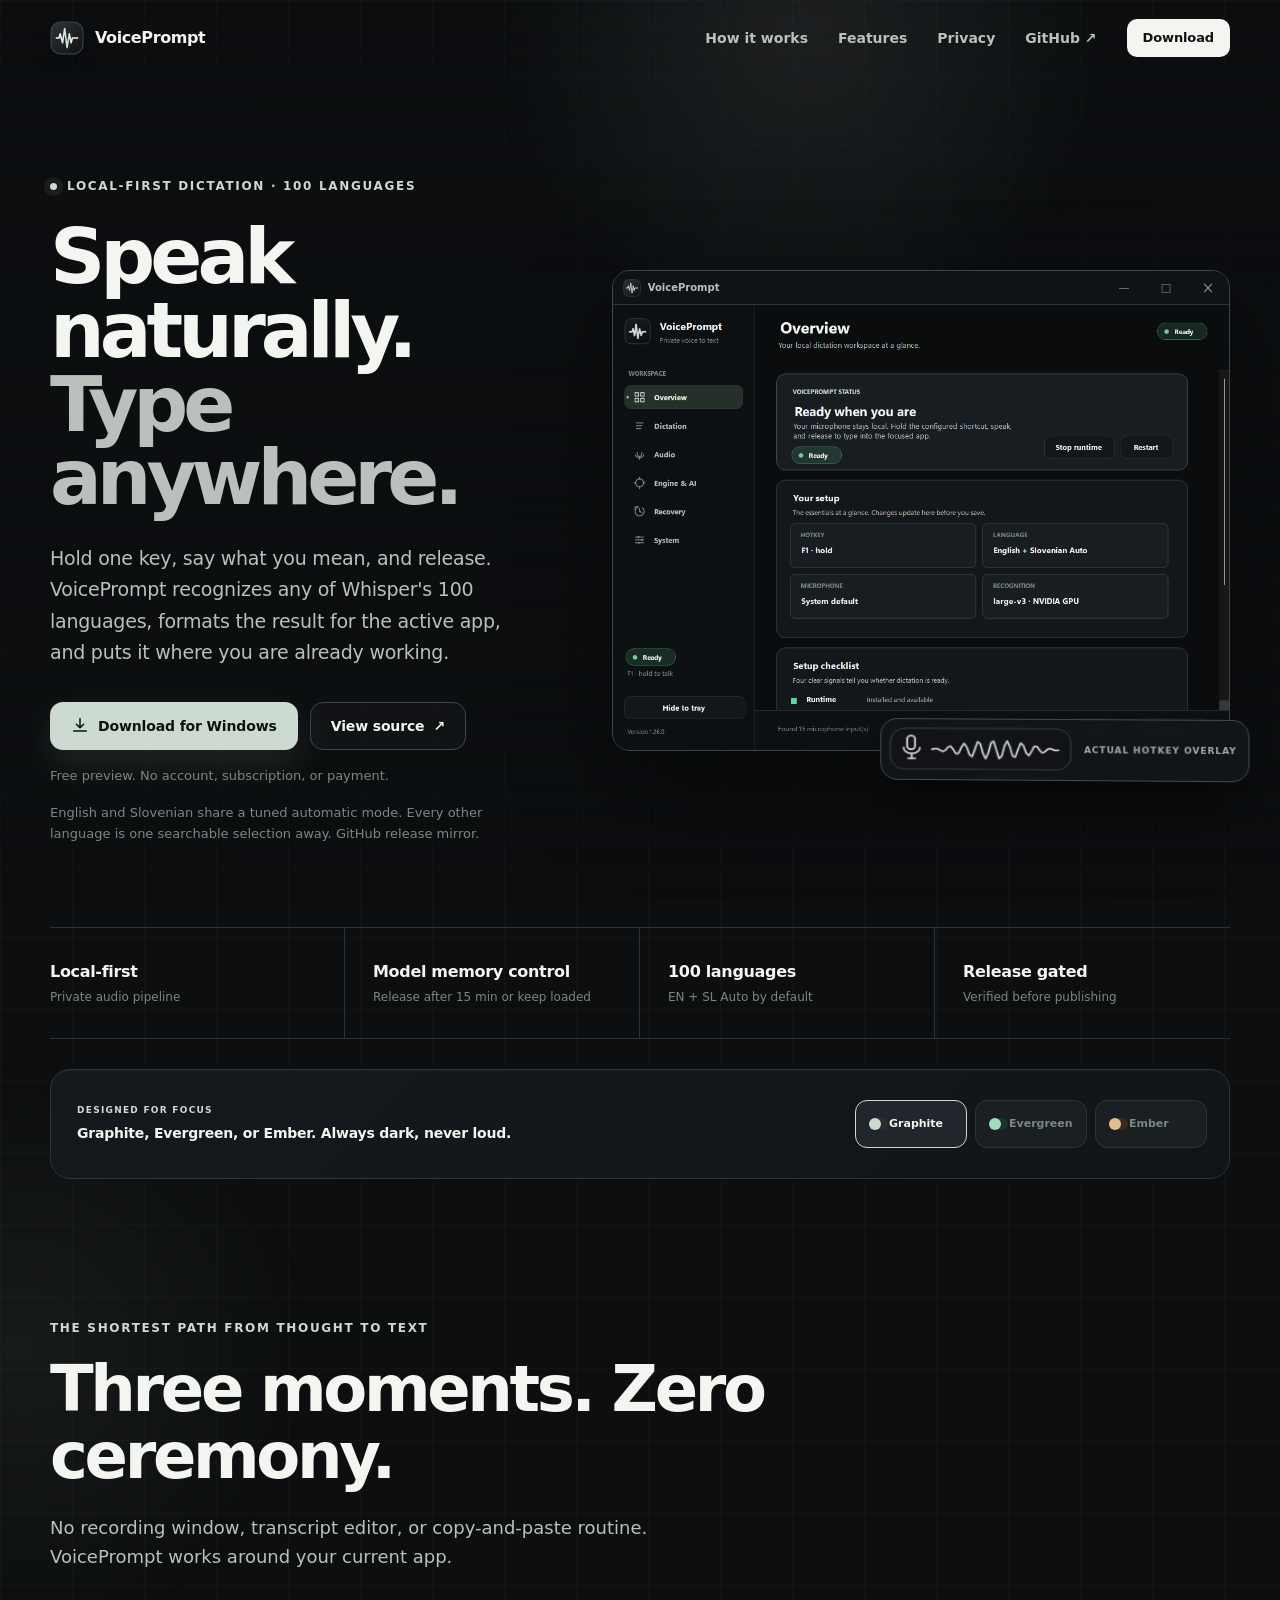
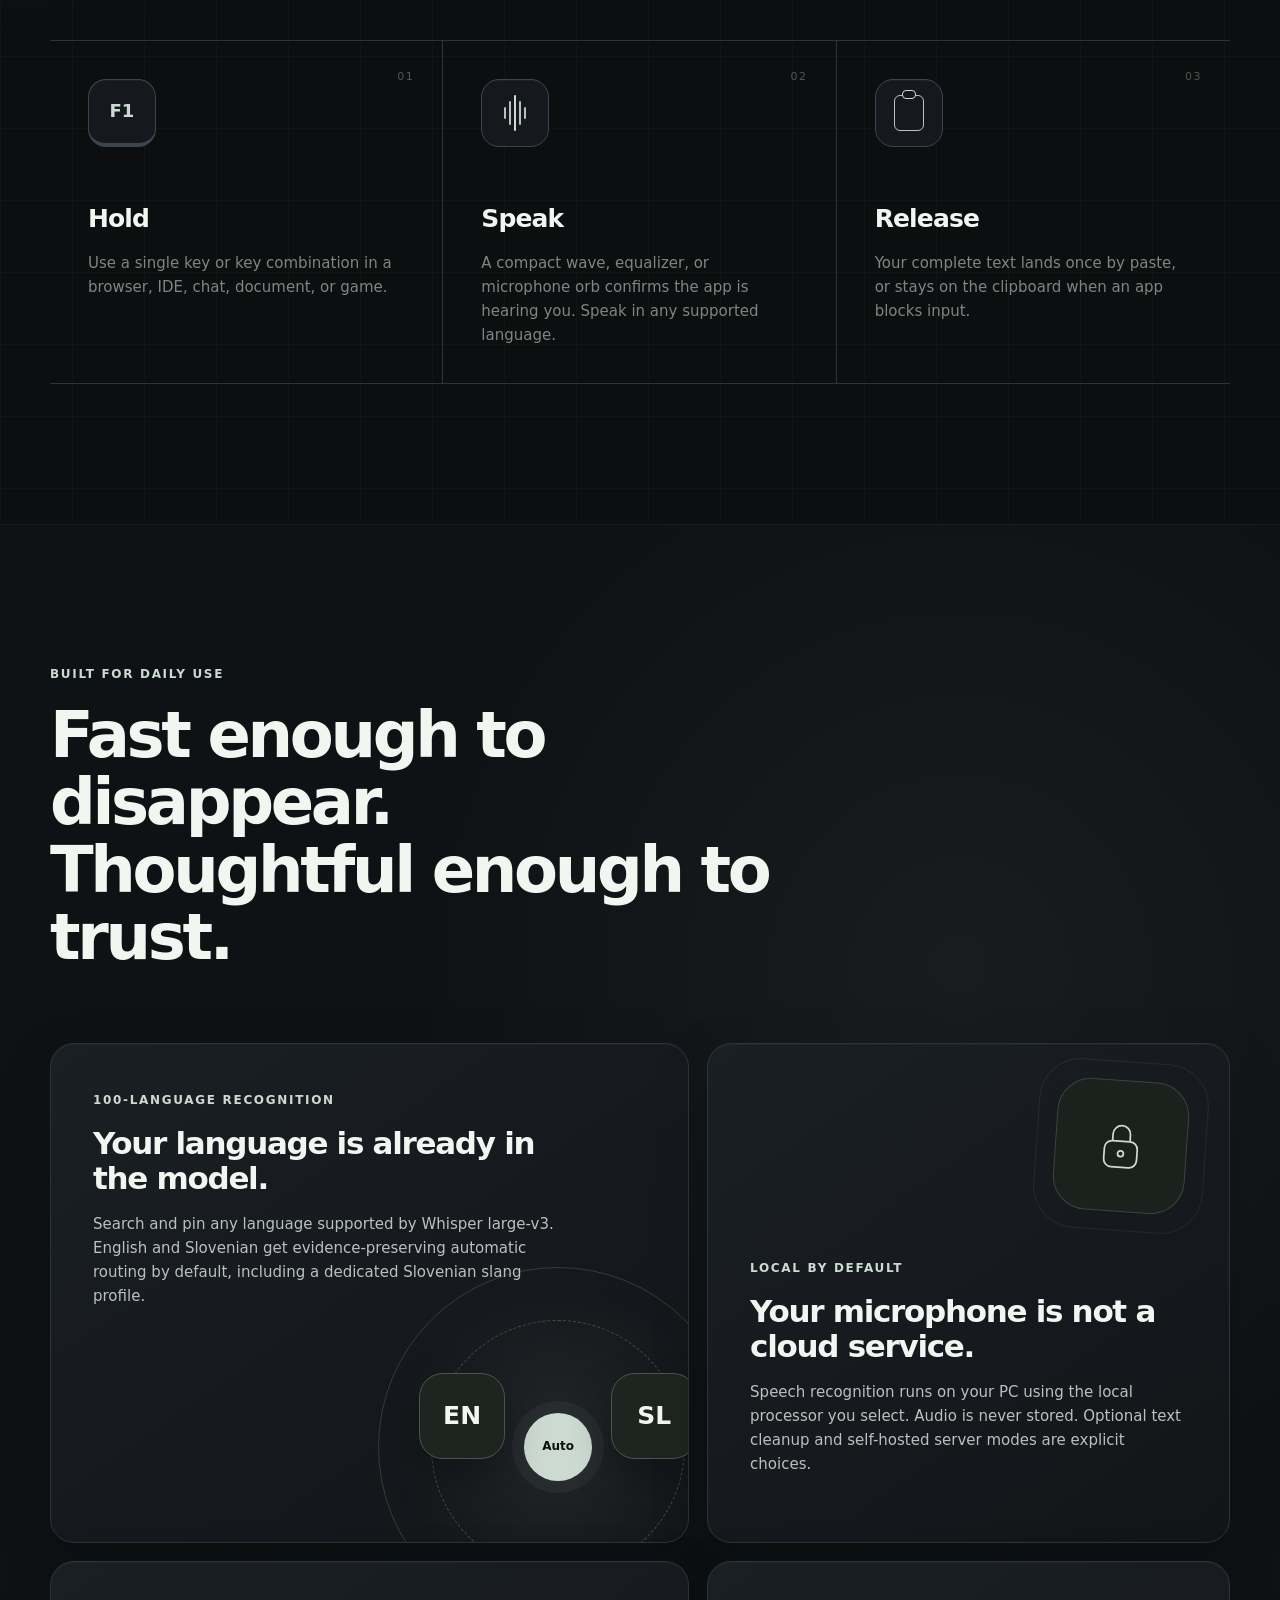
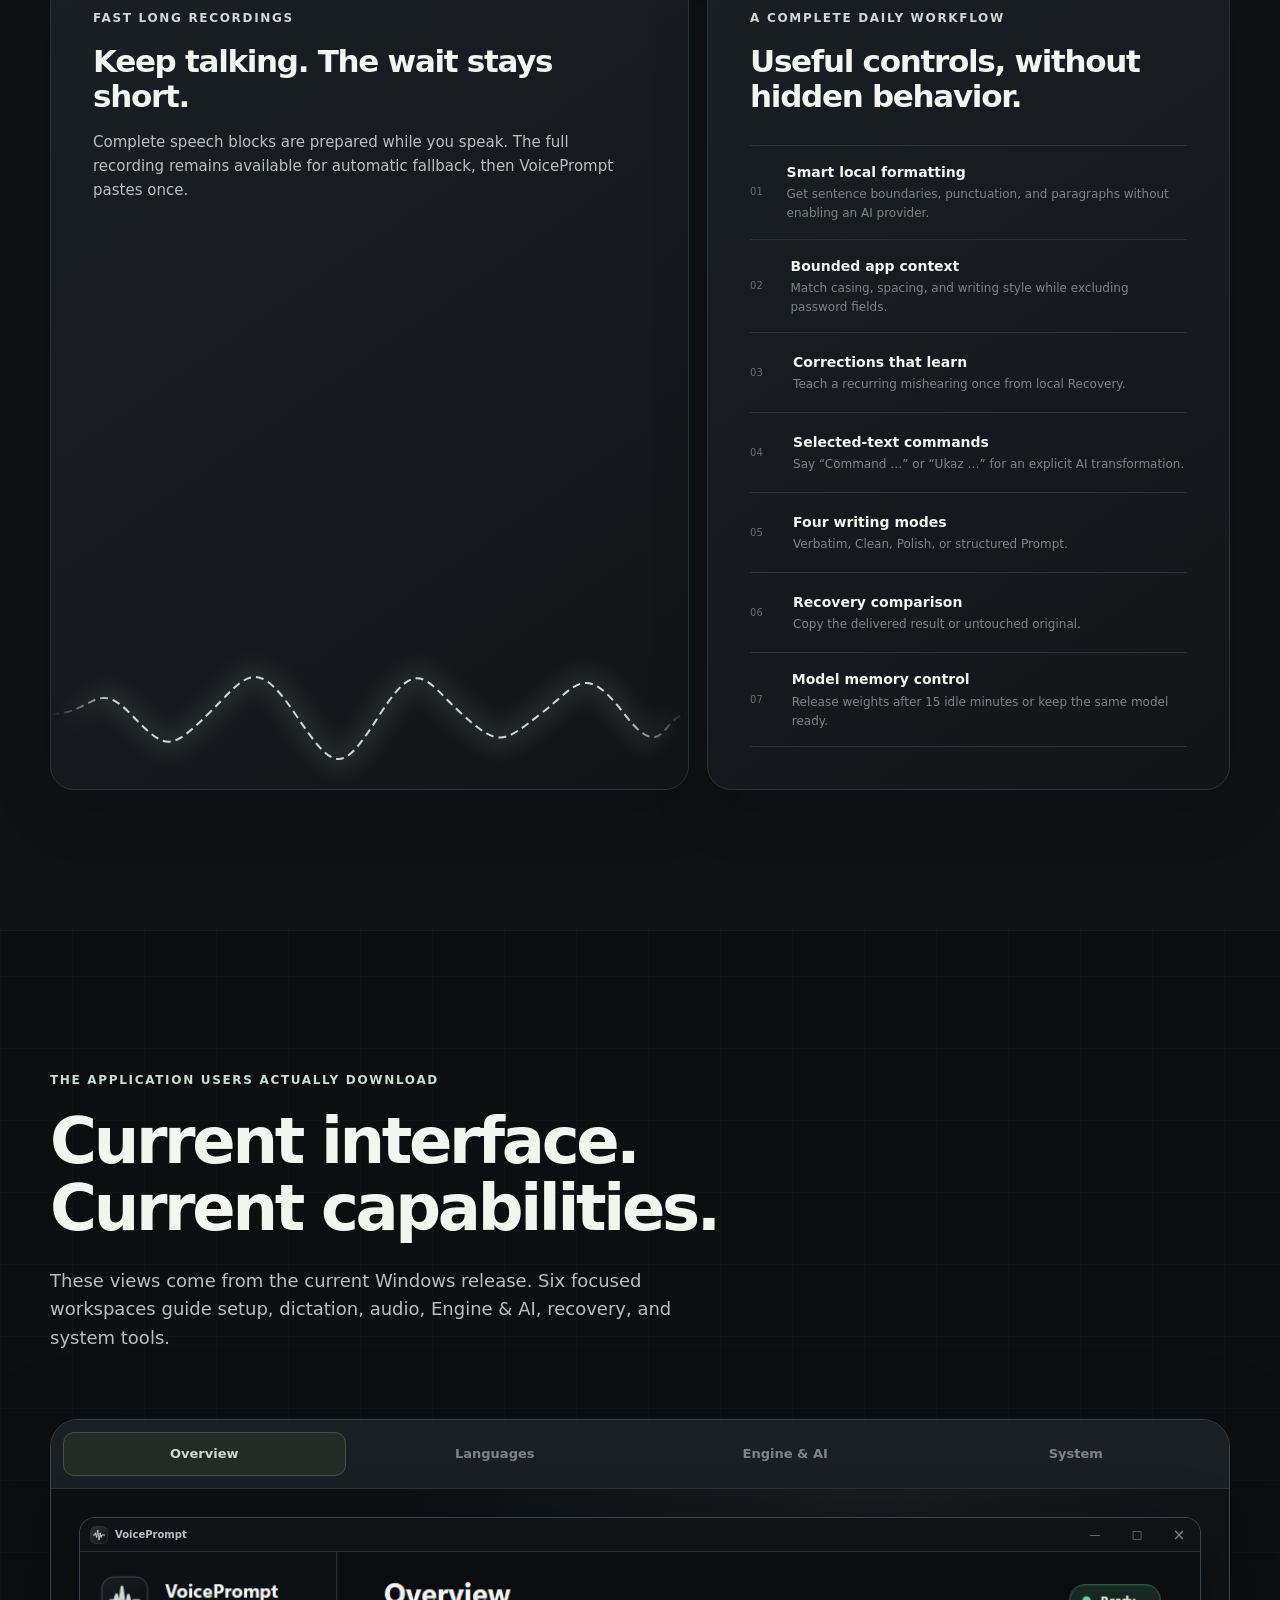
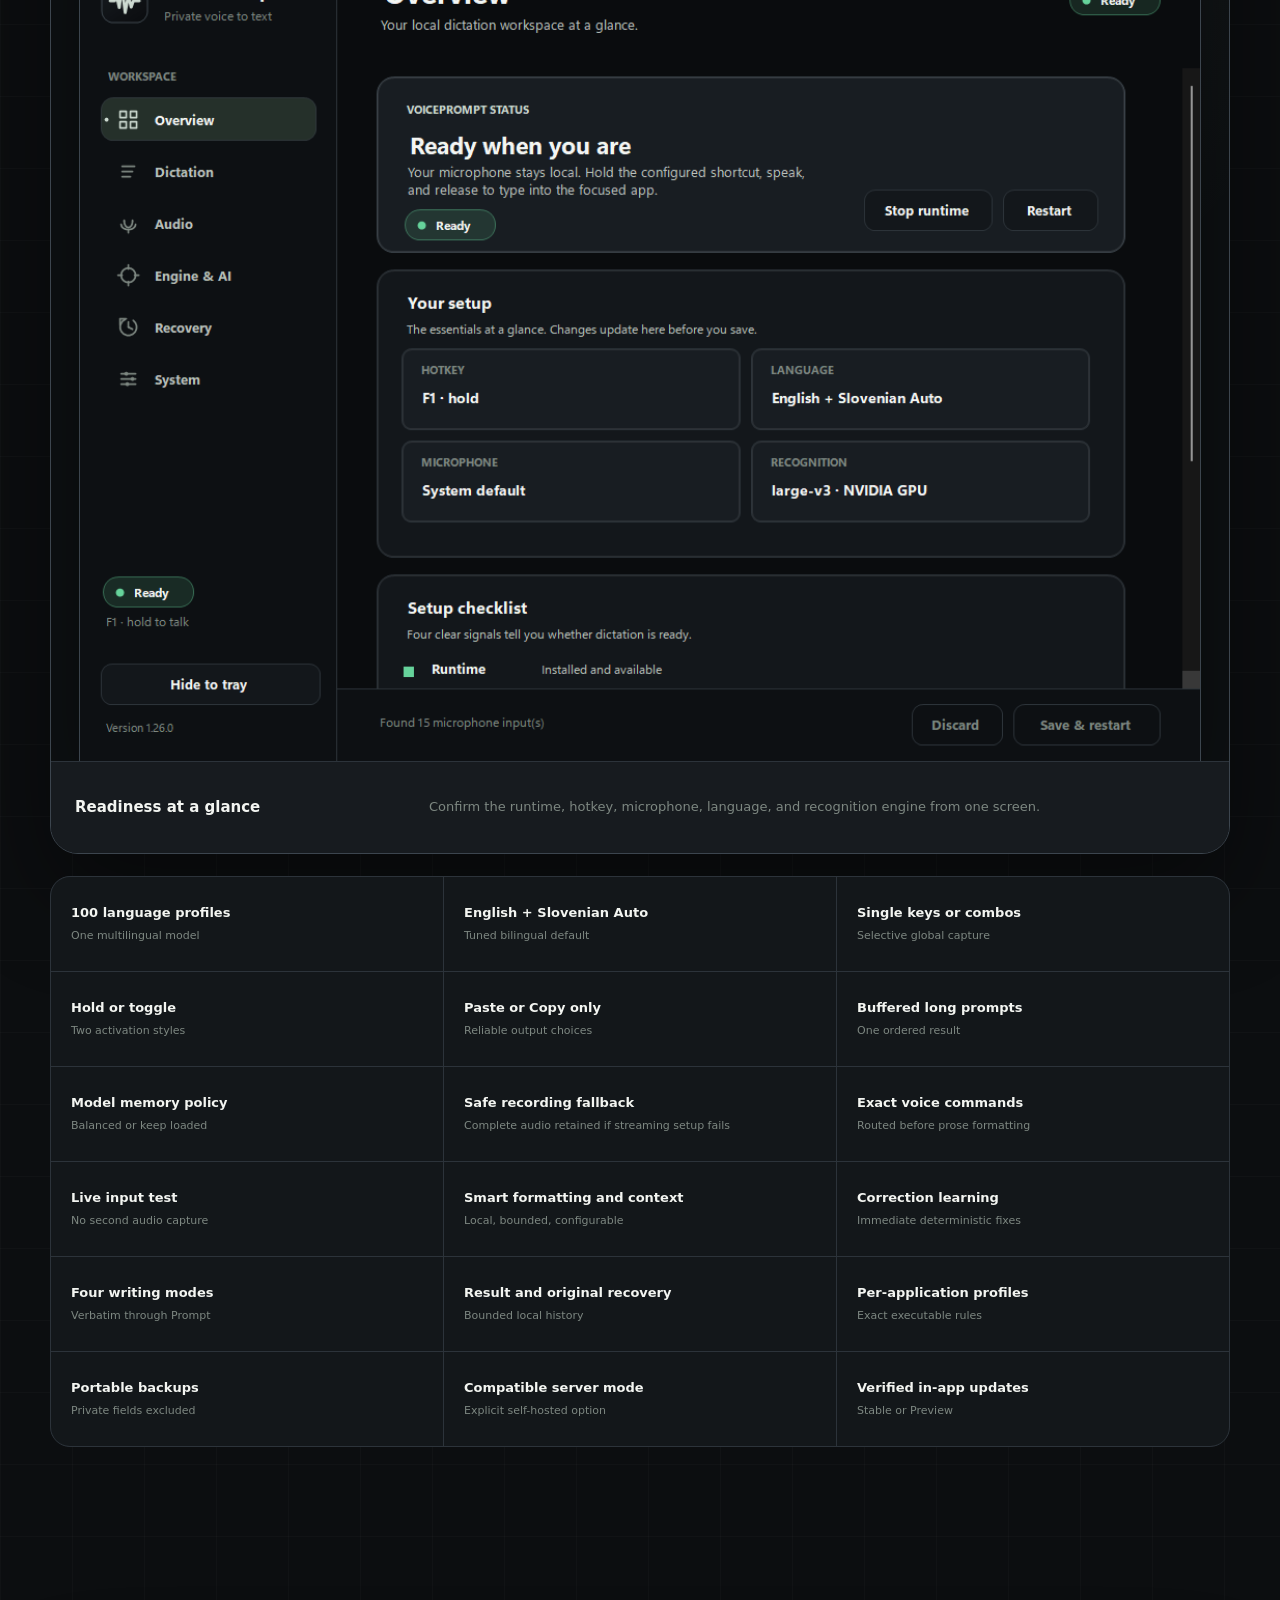
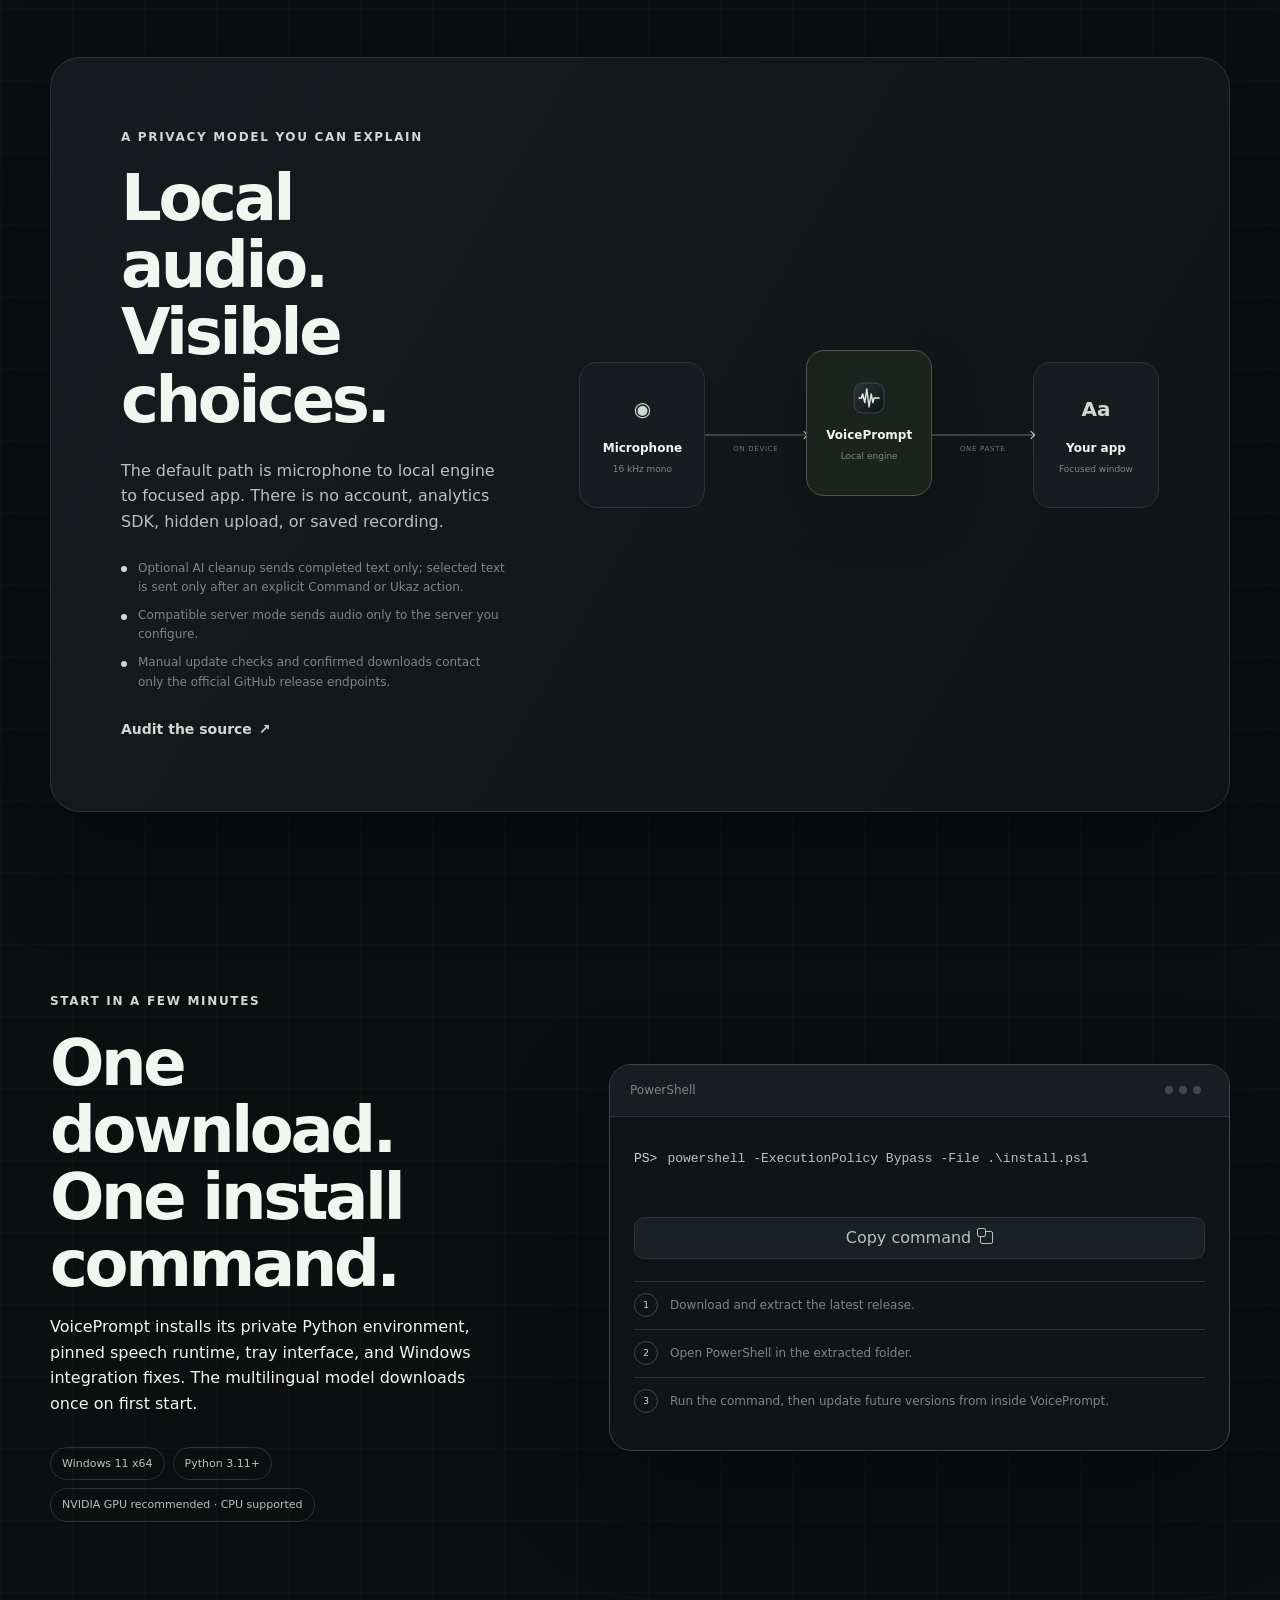
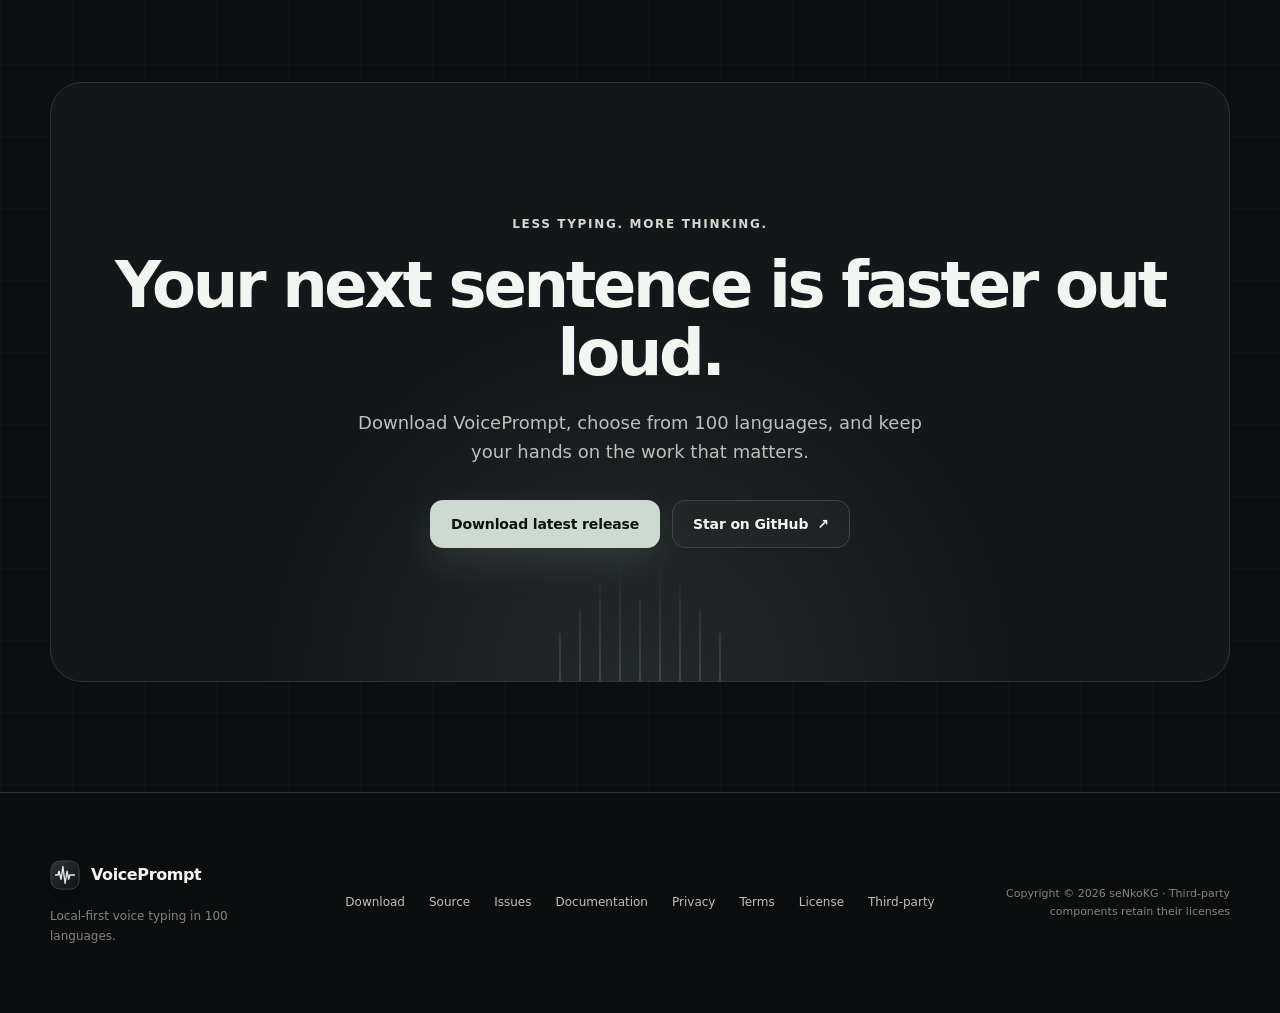
<file: docs/index.html>
<!doctype html>
<html lang="en">
<head>
  <meta charset="utf-8">
  <meta name="viewport" content="width=device-width, initial-scale=1">
  <meta name="theme-color" content="#0c0e10">
  <meta name="color-scheme" content="dark">
  <meta name="description" content="VoicePrompt is private, local-first voice typing for Windows with 100 Whisper languages, smart formatting, model-memory control, correction learning, and explicit AI commands.">
  <meta property="og:type" content="website">
  <meta property="og:title" content="VoicePrompt — private voice typing for Windows">
  <meta property="og:description" content="Dictate in any of 100 Whisper languages with local smart formatting, app-aware context, model-memory control, and tuned English and Slovenian Auto.">
  <meta property="og:url" content="https://senkokg.github.io/VoicePrompt/">
  <meta property="og:image" content="https://raw.githubusercontent.com/seNkoKG/VoicePrompt/main/assets/logo.png">
  <meta name="twitter:card" content="summary_large_image">
  <link rel="canonical" href="https://senkokg.github.io/VoicePrompt/">
  <link rel="icon" href="assets/mark.svg" type="image/svg+xml">
  <link rel="stylesheet" href="styles.css">
  <title>VoicePrompt — speak naturally, type anywhere</title>
  <script type="application/ld+json">
  {
    "@context": "https://schema.org",
    "@type": "SoftwareApplication",
    "name": "VoicePrompt",
    "applicationCategory": "UtilitiesApplication",
    "operatingSystem": "Windows 11",
    "description": "Private, local-first voice-to-text dictation for Windows with 100 supported Whisper languages.",
    "softwareVersion": "1.26.0",
    "downloadUrl": "https://senkokg.github.io/VoicePrompt/downloads/VoicePrompt-v1.26.0-windows-x64.zip",
    "isAccessibleForFree": true,
    "softwareRequirements": "Windows 11 x64, Python 3.11 or newer; NVIDIA GPU recommended, CPU supported",
    "featureList": "100 Whisper languages, English and Slovenian Auto, local smart formatting, bounded application context, model-memory policy, safe full-audio recording fallback, correction learning, selected-text AI commands, resilient global push-to-talk hotkeys, long-recording buffering, transcript recovery, reusable snippets, application profiles, verified in-app updates"
  }
  </script>
</head>
<body>
  <a class="skip-link" href="#main">Skip to content</a>
  <div class="ambient ambient-one" aria-hidden="true"></div>
  <div class="ambient ambient-two" aria-hidden="true"></div>

  <header class="site-header" data-header>
    <nav class="nav shell" aria-label="Main navigation">
      <a class="brand" href="#top" aria-label="VoicePrompt home">
        <img src="assets/mark.svg" alt="" width="34" height="34">
        <span>VoicePrompt</span>
      </a>
      <button class="menu-button" type="button" aria-expanded="false" aria-controls="nav-links" data-menu-button>
        <span class="sr-only">Open navigation</span>
        <span></span><span></span>
      </button>
      <div class="nav-links" id="nav-links" data-nav-links>
        <a href="#how-it-works">How it works</a>
        <a href="#features">Features</a>
        <a href="#privacy">Privacy</a>
        <a href="https://github.com/seNkoKG/VoicePrompt" target="_blank" rel="noreferrer">GitHub <span aria-hidden="true">↗</span></a>
        <a class="button button-small button-light" href="downloads/VoicePrompt-v1.26.0-windows-x64.zip" download>Download</a>
      </div>
    </nav>
  </header>

  <main id="main">
    <section class="hero shell" id="top">
      <div class="hero-copy reveal">
        <div class="eyebrow"><span class="pulse-dot"></span> Local-first dictation · 100 languages</div>
        <h1>Speak naturally.<br><span>Type anywhere.</span></h1>
        <p class="hero-lede">Hold one key, say what you mean, and release. VoicePrompt recognizes any of Whisper's 100 languages, formats the result for the active app, and puts it where you are already working.</p>
        <div class="hero-actions">
          <a class="button button-primary" href="downloads/VoicePrompt-v1.26.0-windows-x64.zip" download>
            <svg aria-hidden="true" viewBox="0 0 20 20"><path d="M10 2v10m0 0 4-4m-4 4L6 8M3 15.5h14"/></svg>
            Download for Windows
          </a>
          <a class="button button-ghost" href="https://github.com/seNkoKG/VoicePrompt">
            View source <span aria-hidden="true">↗</span>
          </a>
        </div>
        <p class="hero-note">Free preview. No account, subscription, or payment.</p>
        <p class="hero-note">English and Slovenian share a tuned automatic mode. Every other language is one searchable selection away. <a href="https://github.com/seNkoKG/VoicePrompt/releases/latest">GitHub release mirror</a>.</p>
      </div>

      <div class="hero-visual reveal reveal-delay" aria-label="VoicePrompt interface preview">
        <div class="visual-glow" aria-hidden="true"></div>
        <div class="app-window product-shot-frame">
          <div class="window-bar" aria-hidden="true">
            <span class="window-title"><img src="assets/mark.svg" alt="" width="18" height="18"> VoicePrompt</span>
            <span class="window-actions"><i>—</i><i>□</i><i>×</i></span>
          </div>
          <div class="window-canvas">
            <img src="assets/app-overview.png" alt="VoicePrompt Overview showing runtime status, hotkey, language, microphone, and recognition setup" width="1080" height="780">
          </div>
        </div>
        <div class="recording-preview">
          <img src="assets/recording-overlay.png" alt="The actual compact VoicePrompt microphone and waveform overlay" width="164" height="42">
          <span>Actual hotkey overlay</span>
        </div>
      </div>
    </section>

    <section class="trust-strip shell reveal" aria-label="Product highlights">
      <div><strong>Local-first</strong><span>Private audio pipeline</span></div>
      <div><strong>Model memory control</strong><span>Release after 15 min or keep loaded</span></div>
      <div><strong>100 languages</strong><span>EN + SL Auto by default</span></div>
      <div><strong>Release gated</strong><span>Verified before publishing</span></div>
    </section>

    <section class="palette-strip shell reveal" aria-label="VoicePrompt interface themes">
      <div class="palette-copy">
        <span>Designed for focus</span>
        <strong>Graphite, Evergreen, or Ember. Always dark, never loud.</strong>
      </div>
      <div class="palette-controls" role="group" aria-label="Preview a website theme" data-theme-switcher>
        <button type="button" aria-pressed="true" data-theme="graphite"><i></i>Graphite</button>
        <button type="button" aria-pressed="false" data-theme="evergreen"><i></i>Evergreen</button>
        <button type="button" aria-pressed="false" data-theme="ember"><i></i>Ember</button>
      </div>
    </section>

    <section class="section shell" id="how-it-works">
      <div class="section-heading reveal">
        <p class="kicker">The shortest path from thought to text</p>
        <h2>Three moments. Zero ceremony.</h2>
        <p>No recording window, transcript editor, or copy-and-paste routine. VoicePrompt works around your current app.</p>
      </div>
      <div class="steps">
        <article class="step reveal">
          <span class="step-number">01</span>
          <div class="step-icon key-icon" aria-hidden="true">F1</div>
          <h3>Hold</h3>
          <p>Use a single key or key combination in a browser, IDE, chat, document, or game.</p>
        </article>
        <article class="step reveal reveal-delay-one">
          <span class="step-number">02</span>
          <div class="step-icon wave-icon" aria-hidden="true"><i></i><i></i><i></i><i></i><i></i></div>
          <h3>Speak</h3>
          <p>A compact wave, equalizer, or microphone orb confirms the app is hearing you. Speak in any supported language.</p>
        </article>
        <article class="step reveal reveal-delay-two">
          <span class="step-number">03</span>
          <div class="step-icon paste-icon" aria-hidden="true"><span></span></div>
          <h3>Release</h3>
          <p>Your complete text lands once by paste, or stays on the clipboard when an app blocks input.</p>
        </article>
      </div>
    </section>

    <section class="section product-section" id="features">
      <div class="shell">
        <div class="section-heading reveal">
          <p class="kicker">Built for daily use</p>
          <h2>Fast enough to disappear.<br>Thoughtful enough to trust.</h2>
        </div>
        <div class="bento">
          <article class="bento-card bento-language reveal">
            <div class="card-copy">
              <span class="card-tag">100-language recognition</span>
              <h3>Your language is already in the model.</h3>
              <p>Search and pin any language supported by Whisper large-v3. English and Slovenian get evidence-preserving automatic routing by default, including a dedicated Slovenian slang profile.</p>
            </div>
            <div class="language-orbit" aria-hidden="true">
              <div class="orbit-ring"></div>
              <span class="lang-en">EN</span><span class="lang-sl">SL</span>
              <i>Auto</i><b>+98</b>
            </div>
          </article>

          <article class="bento-card bento-private reveal reveal-delay-one">
            <div class="privacy-lock" aria-hidden="true">
              <svg viewBox="0 0 64 64"><rect x="15" y="27" width="34" height="27" rx="8"/><path d="M23 27v-7a9 9 0 0118 0v7"/><circle cx="32" cy="40" r="3"/></svg>
            </div>
            <span class="card-tag">Local by default</span>
            <h3>Your microphone is not a cloud service.</h3>
            <p>Speech recognition runs on your PC using the local processor you select. Audio is never stored. Optional text cleanup and self-hosted server modes are explicit choices.</p>
          </article>

          <article class="bento-card bento-wave reveal">
            <span class="card-tag">Fast long recordings</span>
            <h3>Keep talking. The wait stays short.</h3>
            <p>Complete speech blocks are prepared while you speak. The full recording remains available for automatic fallback, then VoicePrompt pastes once.</p>
            <div class="wave-stage" aria-hidden="true">
              <svg viewBox="0 0 600 120" preserveAspectRatio="none">
                <path class="wave-line wave-back" d="M0 60 C40 60 42 31 75 60 S112 90 148 60 S192 12 230 60 S274 108 310 60 S352 33 387 60 S426 83 461 60 S502 18 540 60 S575 60 600 60"/>
                <path class="wave-line" d="M0 60 C40 60 42 31 75 60 S112 90 148 60 S192 12 230 60 S274 108 310 60 S352 33 387 60 S426 83 461 60 S502 18 540 60 S575 60 600 60"/>
              </svg>
            </div>
          </article>

          <article class="bento-card bento-tools reveal reveal-delay-one">
            <span class="card-tag">A complete daily workflow</span>
            <h3>Useful controls, without hidden behavior.</h3>
            <div class="tool-list">
              <div><i>01</i><span><strong>Smart local formatting</strong><small>Get sentence boundaries, punctuation, and paragraphs without enabling an AI provider.</small></span></div>
              <div><i>02</i><span><strong>Bounded app context</strong><small>Match casing, spacing, and writing style while excluding password fields.</small></span></div>
              <div><i>03</i><span><strong>Corrections that learn</strong><small>Teach a recurring mishearing once from local Recovery.</small></span></div>
              <div><i>04</i><span><strong>Selected-text commands</strong><small>Say “Command …” or “Ukaz …” for an explicit AI transformation.</small></span></div>
              <div><i>05</i><span><strong>Four writing modes</strong><small>Verbatim, Clean, Polish, or structured Prompt.</small></span></div>
              <div><i>06</i><span><strong>Recovery comparison</strong><small>Copy the delivered result or untouched original.</small></span></div>
              <div><i>07</i><span><strong>Model memory control</strong><small>Release weights after 15 idle minutes or keep the same model ready.</small></span></div>
            </div>
          </article>
        </div>
      </div>
    </section>

    <section class="section shell interface-section" id="interface">
      <div class="section-heading reveal">
        <p class="kicker">The application users actually download</p>
        <h2>Current interface.<br>Current capabilities.</h2>
        <p>These views come from the current Windows release. Six focused workspaces guide setup, dictation, audio, Engine &amp; AI, recovery, and system tools.</p>
      </div>
      <div class="interface-showcase reveal" data-interface-showcase>
        <div class="interface-tabs" role="tablist" aria-label="VoicePrompt interface views">
          <button type="button" role="tab" aria-controls="interface-panel" aria-selected="true" data-shot="assets/app-overview.png" data-alt="VoicePrompt Overview with readiness and setup cards" data-title="Readiness at a glance" data-copy="Confirm the runtime, hotkey, microphone, language, and recognition engine from one screen.">Overview</button>
          <button type="button" role="tab" aria-controls="interface-panel" aria-selected="false" tabindex="-1" data-shot="assets/app-languages.png" data-alt="VoicePrompt Dictation page with English and Slovenian Auto, an additional-language picker, recognition context, and corrections" data-title="100 language profiles" data-copy="Keep fast English + Slovenian Auto as the default, or choose any of Whisper's 98 other languages with portable context and corrections.">Languages</button>
          <button type="button" role="tab" aria-controls="interface-panel" aria-selected="false" tabindex="-1" data-shot="assets/app-writing.png" data-alt="VoicePrompt Engine and AI page with precision, model-memory, and optional writing-mode controls" data-title="Speed, memory, and optional AI" data-copy="Tune local precision, release or retain the same model after idle, and keep text-only cleanup explicitly opt-in.">Engine &amp; AI</button>
          <button type="button" role="tab" aria-controls="interface-panel" aria-selected="false" tabindex="-1" data-shot="assets/app-system.png" data-alt="VoicePrompt System page showing local diagnostics and manual verified application updates" data-title="Diagnostics and safe updates" data-copy="Inspect local runtime health, choose Stable or Preview, and install a SHA-256-verified release without leaving VoicePrompt.">System</button>
        </div>
        <div class="interface-stage" id="interface-panel" role="tabpanel">
          <div class="shot-window">
            <div class="window-bar" aria-hidden="true">
              <span class="window-title"><img src="assets/mark.svg" alt="" width="18" height="18"> VoicePrompt</span>
              <span class="window-actions"><i>—</i><i>□</i><i>×</i></span>
            </div>
            <img src="assets/app-overview.png" alt="VoicePrompt Overview with readiness and setup cards" width="1080" height="780" data-interface-image>
          </div>
        </div>
        <div class="interface-caption" aria-live="polite">
          <strong data-interface-title>Readiness at a glance</strong>
          <span data-interface-copy>Confirm the runtime, hotkey, microphone, language, and recognition engine from one screen.</span>
        </div>
      </div>
      <ul class="capability-grid reveal" aria-label="VoicePrompt capabilities">
        <li><strong>100 language profiles</strong><span>One multilingual model</span></li>
        <li><strong>English + Slovenian Auto</strong><span>Tuned bilingual default</span></li>
        <li><strong>Single keys or combos</strong><span>Selective global capture</span></li>
        <li><strong>Hold or toggle</strong><span>Two activation styles</span></li>
        <li><strong>Paste or Copy only</strong><span>Reliable output choices</span></li>
        <li><strong>Buffered long prompts</strong><span>One ordered result</span></li>
        <li><strong>Model memory policy</strong><span>Balanced or keep loaded</span></li>
        <li><strong>Safe recording fallback</strong><span>Complete audio retained if streaming setup fails</span></li>
        <li><strong>Exact voice commands</strong><span>Routed before prose formatting</span></li>
        <li><strong>Live input test</strong><span>No second audio capture</span></li>
        <li><strong>Smart formatting and context</strong><span>Local, bounded, configurable</span></li>
        <li><strong>Correction learning</strong><span>Immediate deterministic fixes</span></li>
        <li><strong>Four writing modes</strong><span>Verbatim through Prompt</span></li>
        <li><strong>Result and original recovery</strong><span>Bounded local history</span></li>
        <li><strong>Per-application profiles</strong><span>Exact executable rules</span></li>
        <li><strong>Portable backups</strong><span>Private fields excluded</span></li>
        <li><strong>Compatible server mode</strong><span>Explicit self-hosted option</span></li>
        <li><strong>Verified in-app updates</strong><span>Stable or Preview</span></li>
      </ul>
    </section>

    <section class="section shell privacy-section" id="privacy">
      <div class="privacy-panel reveal">
        <div class="privacy-copy">
          <p class="kicker">A privacy model you can explain</p>
          <h2>Local audio.<br>Visible choices.</h2>
          <p>The default path is microphone to local engine to focused app. There is no account, analytics SDK, hidden upload, or saved recording.</p>
          <ul class="privacy-details">
            <li>Optional AI cleanup sends completed text only; selected text is sent only after an explicit Command or Ukaz action.</li>
            <li>Compatible server mode sends audio only to the server you configure.</li>
            <li>Manual update checks and confirmed downloads contact only the official GitHub release endpoints.</li>
          </ul>
          <a class="text-link" href="https://github.com/seNkoKG/VoicePrompt">Audit the source <span aria-hidden="true">↗</span></a>
        </div>
        <div class="privacy-flow" aria-label="Private data flow">
          <div class="flow-node"><span class="flow-icon">◉</span><strong>Microphone</strong><small>16 kHz mono</small></div>
          <div class="flow-line"><i></i><span>on device</span></div>
          <div class="flow-node featured"><img src="assets/mark.svg" alt="" width="32" height="32"><strong>VoicePrompt</strong><small>Local engine</small></div>
          <div class="flow-line"><i></i><span>one paste</span></div>
          <div class="flow-node"><span class="flow-icon">Aa</span><strong>Your app</strong><small>Focused window</small></div>
        </div>
      </div>
    </section>

    <section class="section shell install-section" id="install">
      <div class="install-grid">
        <div class="section-heading reveal">
          <p class="kicker">Start in a few minutes</p>
          <h2>One download.<br>One install command.</h2>
          <p>VoicePrompt installs its private Python environment, pinned speech runtime, tray interface, and Windows integration fixes. The multilingual model downloads once on first start.</p>
          <div class="requirements"><span>Windows 11 x64</span><span>Python 3.11+</span><span>NVIDIA GPU recommended · CPU supported</span></div>
        </div>
        <div class="install-card reveal reveal-delay-one">
          <div class="terminal-bar"><span>PowerShell</span><i></i></div>
          <div class="terminal-line"><span aria-hidden="true">PS&gt;</span><code id="install-command">powershell -ExecutionPolicy Bypass -File .\install.ps1</code></div>
          <button class="copy-button" type="button" data-copy-command><span>Copy command</span><i aria-hidden="true"></i></button>
          <ol>
            <li><span>1</span><p>Download and extract the latest release.</p></li>
            <li><span>2</span><p>Open PowerShell in the extracted folder.</p></li>
            <li><span>3</span><p>Run the command, then update future versions from inside VoicePrompt.</p></li>
          </ol>
        </div>
      </div>
    </section>

    <section class="final-cta shell reveal">
      <div class="cta-signal" aria-hidden="true">
        <i></i><i></i><i></i><i></i><i></i><i></i><i></i><i></i><i></i>
      </div>
      <p class="kicker">Less typing. More thinking.</p>
      <h2>Your next sentence is faster out loud.</h2>
      <p>Download VoicePrompt, choose from 100 languages, and keep your hands on the work that matters.</p>
      <div class="hero-actions centered">
        <a class="button button-primary" href="downloads/VoicePrompt-v1.26.0-windows-x64.zip" download>Download latest release</a>
        <a class="button button-ghost" href="https://github.com/seNkoKG/VoicePrompt">Star on GitHub <span aria-hidden="true">↗</span></a>
      </div>
    </section>
  </main>

  <footer class="site-footer">
    <div class="shell footer-grid">
      <div>
        <a class="brand" href="#top"><img src="assets/mark.svg" alt="" width="30" height="30"><span>VoicePrompt</span></a>
        <p>Local-first voice typing in 100 languages.</p>
      </div>
      <div class="footer-links">
        <a href="downloads/VoicePrompt-v1.26.0-windows-x64.zip" download>Download</a>
        <a href="https://github.com/seNkoKG/VoicePrompt">Source</a>
        <a href="https://github.com/seNkoKG/VoicePrompt/issues">Issues</a>
        <a href="https://github.com/seNkoKG/VoicePrompt/blob/main/README.md">Documentation</a>
        <a href="https://github.com/seNkoKG/VoicePrompt/blob/main/PRIVACY.md">Privacy</a>
        <a href="https://github.com/seNkoKG/VoicePrompt/blob/main/TERMS.md">Terms</a>
        <a href="https://github.com/seNkoKG/VoicePrompt/blob/main/LICENSE.txt">License</a>
        <a href="https://github.com/seNkoKG/VoicePrompt/blob/main/THIRD_PARTY_NOTICES.txt">Third-party</a>
      </div>
      <p class="footer-meta">Copyright © 2026 seNkoKG · Third-party components retain their licenses</p>
    </div>
  </footer>

  <script src="app.js" defer></script>
</body>
</html>
</file>
<file: docs/styles.css>
:root {
  --bg: #0c0e10;
  --bg-soft: #111417;
  --surface: #15191d;
  --surface-raised: #1a1f24;
  --surface-light: #20262c;
  --line: #2c333a;
  --line-strong: #3c454e;
  --text: #f3f5f1;
  --text-soft: #bac1bc;
  --muted: #7d8781;
  --accent: #cddad1;
  --accent-strong: #e2e9e4;
  --accent-ink: #0d120f;
  --accent-rgb: 205 218 209;
  --ok: #66d39b;
  --shell: min(1180px, calc(100vw - 48px));
  --radius: 24px;
  --shadow: 0 40px 100px rgb(0 0 0 / 42%);
  --ease: cubic-bezier(.22, 1, .36, 1);
}

:root[data-theme="evergreen"] {
  --bg: #080d0c;
  --bg-soft: #0b110f;
  --surface: #111916;
  --surface-raised: #15201c;
  --surface-light: #1b2722;
  --line: #293a33;
  --line-strong: #3a4e45;
  --text: #f2f7f4;
  --text-soft: #b5c5bc;
  --muted: #748b7f;
  --accent: #a3dcbc;
  --accent-strong: #beedd3;
  --accent-ink: #09140e;
  --accent-rgb: 163 220 188;
}

:root[data-theme="ember"] {
  --bg: #0e0c0b;
  --bg-soft: #12100f;
  --surface: #191513;
  --surface-raised: #1f1a17;
  --surface-light: #26201c;
  --line: #3a3029;
  --line-strong: #4e4035;
  --text: #f7f4f0;
  --text-soft: #cabeb1;
  --muted: #918070;
  --accent: #e0bf92;
  --accent-strong: #efd3ac;
  --accent-ink: #18110a;
  --accent-rgb: 224 191 146;
}

*, *::before, *::after { box-sizing: border-box; }

html {
  scroll-behavior: smooth;
  scroll-padding-top: 96px;
  overflow-x: clip;
}

body {
  margin: 0;
  min-width: 320px;
  overflow-x: hidden;
  background:
    linear-gradient(rgb(255 255 255 / 2%) 1px, transparent 1px),
    linear-gradient(90deg, rgb(255 255 255 / 2%) 1px, transparent 1px),
    var(--bg);
  background-size: 72px 72px;
  color: var(--text);
  font-family: "Segoe UI Variable Text", "Segoe UI", system-ui, sans-serif;
  font-size: 16px;
  line-height: 1.6;
  -webkit-font-smoothing: antialiased;
  transition: background-color .28s ease, color .28s ease;
}

body::before {
  content: "";
  position: fixed;
  inset: 0;
  z-index: -2;
  pointer-events: none;
  background: linear-gradient(180deg, transparent 0, var(--bg) 44%, transparent 100%);
}

a { color: inherit; text-decoration: none; }
button, input { font: inherit; }
img, svg { display: block; max-width: 100%; }

::selection { background: var(--accent); color: var(--accent-ink); }

.shell { width: var(--shell); margin-inline: auto; }
.sr-only { position: absolute; width: 1px; height: 1px; padding: 0; margin: -1px; overflow: hidden; clip: rect(0, 0, 0, 0); white-space: nowrap; border: 0; }

.skip-link {
  position: fixed;
  top: 14px;
  left: 14px;
  z-index: 999;
  padding: 10px 14px;
  border-radius: 10px;
  background: var(--accent);
  color: var(--accent-ink);
  font-weight: 700;
  transform: translateY(-150%);
}
.skip-link:focus { transform: translateY(0); }

.ambient { position: absolute; z-index: -1; pointer-events: none; border-radius: 50%; filter: blur(2px); }
.ambient-one { top: -220px; left: 50%; width: 740px; height: 520px; transform: translateX(-28%); background: radial-gradient(circle, rgb(var(--accent-rgb) / 9%) 0, transparent 70%); }
.ambient-two { top: 1050px; left: -280px; width: 600px; height: 600px; background: radial-gradient(circle, rgb(210 219 210 / 6%) 0, transparent 70%); }

.site-header {
  position: sticky;
  top: 0;
  z-index: 100;
  border-bottom: 1px solid transparent;
  transition: background .25s ease, border-color .25s ease, backdrop-filter .25s ease;
}
.site-header.scrolled {
  border-color: rgb(255 255 255 / 7%);
  background: rgb(12 14 16 / 82%);
  backdrop-filter: blur(18px) saturate(140%);
}
.nav { height: 76px; display: flex; align-items: center; justify-content: space-between; }
.brand { display: inline-flex; align-items: center; gap: 11px; font-weight: 700; letter-spacing: -.025em; }
.brand img { border-radius: 10px; box-shadow: 0 8px 20px rgb(0 0 0 / 22%); }
.nav-links { display: flex; align-items: center; gap: 30px; color: var(--text-soft); font-size: 14px; font-weight: 600; }
.nav-links > a:not(.button) { transition: color .2s ease; }
.nav-links > a:not(.button):hover { color: var(--text); }
.menu-button { display: none; width: 42px; height: 42px; border: 1px solid var(--line); border-radius: 12px; background: var(--surface); color: var(--text); }
.menu-button span:not(.sr-only) { display: block; width: 18px; height: 1px; margin: 5px auto; background: currentColor; transition: transform .2s ease; }

.button {
  min-height: 48px;
  padding: 0 20px;
  border: 1px solid transparent;
  border-radius: 13px;
  display: inline-flex;
  align-items: center;
  justify-content: center;
  gap: 9px;
  font-size: 14px;
  font-weight: 700;
  letter-spacing: -.01em;
  transition: transform .2s var(--ease), background .2s ease, border-color .2s ease, color .2s ease;
}
.button:hover { transform: translateY(-2px); }
.button:focus-visible, a:focus-visible, button:focus-visible { outline: 3px solid rgb(var(--accent-rgb) / 48%); outline-offset: 3px; }
.button svg { width: 18px; fill: none; stroke: currentColor; stroke-width: 1.7; stroke-linecap: round; stroke-linejoin: round; }
.button-primary { background: var(--accent); color: var(--accent-ink); box-shadow: 0 14px 38px rgb(var(--accent-rgb) / 12%); }
.button-primary:hover { background: var(--accent-strong); box-shadow: 0 18px 46px rgb(var(--accent-rgb) / 19%); }
.button-ghost { border-color: var(--line-strong); background: rgb(255 255 255 / 2.5%); color: var(--text); }
.button-ghost:hover { border-color: #626d76; background: rgb(255 255 255 / 5%); }
.button-light { background: var(--text); color: #101214; }
.button-small { min-height: 38px; padding-inline: 15px; border-radius: 10px; font-size: 13px; }

.hero {
  min-height: 760px;
  padding-block: 100px 82px;
  display: grid;
  grid-template-columns: .88fr 1.12fr;
  align-items: center;
  gap: 76px;
}
.eyebrow, .kicker, .card-tag {
  color: var(--accent);
  font-size: 12px;
  font-weight: 750;
  letter-spacing: .14em;
  text-transform: uppercase;
}
.eyebrow { display: flex; align-items: center; gap: 10px; margin-bottom: 24px; }
.pulse-dot { width: 7px; height: 7px; border-radius: 50%; background: var(--accent); box-shadow: 0 0 0 6px rgb(var(--accent-rgb) / 8%); animation: pulse 2.2s ease-in-out infinite; }
.hero h1 { margin: 0; font-size: clamp(54px, 6vw, 84px); line-height: .96; letter-spacing: -.065em; font-weight: 720; }
.hero h1 span { color: var(--text-soft); }
.hero-lede { max-width: 590px; margin: 28px 0 0; color: var(--text-soft); font-size: 19px; line-height: 1.65; letter-spacing: -.012em; }
.hero-actions { margin-top: 34px; display: flex; align-items: center; gap: 12px; flex-wrap: wrap; }
.hero-note { margin: 16px 0 0; color: var(--muted); font-size: 13px; }

.hero-visual { position: relative; min-width: 0; perspective: 1300px; }
.visual-glow { position: absolute; inset: 20% 10% -10%; z-index: -1; background: radial-gradient(ellipse, rgb(var(--accent-rgb) / 14%), transparent 65%); filter: blur(20px); }
.app-window { overflow: hidden; border: 1px solid var(--line-strong); border-radius: 18px; background: var(--bg-soft); box-shadow: var(--shadow), 0 0 0 1px rgb(255 255 255 / 3%) inset; transform: translateZ(0); }
.product-shot-frame { background: #090b0d; }
.window-bar { height: 34px; padding-left: 10px; border-bottom: 1px solid var(--line); display: flex; align-items: center; justify-content: space-between; background: #101316; color: var(--text-soft); }
.window-title { display: inline-flex; align-items: center; gap: 7px; font-size: 10px; font-weight: 650; }
.window-title img { width: 18px; height: 18px; border-radius: 5px; }
.window-actions { align-self: stretch; display: grid; grid-template-columns: repeat(3, 42px); }
.window-actions i { display: grid; place-items: center; color: #818a84; font-size: 11px; font-style: normal; font-weight: 400; }
.window-actions i:last-child { font-size: 15px; }
.window-canvas { overflow: hidden; background: #090b0d; }
.window-canvas img { width: 100%; height: auto; }
.recording-preview { position: absolute; right: -18px; bottom: -30px; padding: 8px 12px 8px 8px; border: 1px solid #424a51; border-radius: 17px; display: flex; align-items: center; gap: 11px; background: rgb(18 21 24 / 96%); box-shadow: 0 24px 60px rgb(0 0 0 / 48%); backdrop-filter: blur(12px); transform: rotateY(-2deg); }
.recording-preview img { width: 184px; height: 44px; border-radius: 13px; }
.recording-preview span { color: #9ea7a0; font-size: 9px; font-weight: 650; text-transform: uppercase; letter-spacing: .1em; white-space: nowrap; }

.trust-strip { min-height: 112px; border-block: 1px solid var(--line); display: grid; grid-template-columns: repeat(4, 1fr); }
.trust-strip div { padding: 24px 28px; display: flex; flex-direction: column; justify-content: center; border-right: 1px solid var(--line); }
.trust-strip div:first-child { padding-left: 0; }
.trust-strip div:last-child { border: 0; }
.trust-strip strong { font-size: 16px; letter-spacing: -.02em; }
.trust-strip span { margin-top: 3px; color: var(--muted); font-size: 12px; }

.palette-strip { min-height: 110px; margin-top: 30px; padding: 18px 22px 18px 26px; border: 1px solid var(--line); border-radius: 20px; display: flex; align-items: center; justify-content: space-between; gap: 28px; background: linear-gradient(135deg, var(--surface), var(--bg-soft)); box-shadow: inset 0 1px rgb(255 255 255 / 3%); }
.palette-copy { min-width: 0; display: flex; flex-direction: column; }
.palette-copy span { color: var(--accent); font-size: 9px; font-weight: 800; letter-spacing: .14em; text-transform: uppercase; }
.palette-copy strong { margin-top: 5px; font-size: 14px; letter-spacing: -.015em; }
.palette-controls { display: grid; grid-template-columns: repeat(3, 1fr); gap: 8px; }
.palette-controls button { min-width: 112px; min-height: 48px; padding: 0 13px; border: 1px solid var(--line); border-radius: 12px; display: inline-flex; align-items: center; justify-content: flex-start; gap: 8px; background: var(--surface-raised); color: var(--muted); cursor: pointer; font-size: 11px; font-weight: 700; transition: border-color .2s ease, background .2s ease, color .2s ease, transform .2s var(--ease); }
.palette-controls button:hover { color: var(--text); transform: translateY(-1px); }
.palette-controls button[aria-pressed="true"] { border-color: var(--accent); background: var(--surface-light); color: var(--text); }
.palette-controls i { width: 12px; height: 12px; border-radius: 50%; background: #cddad1; box-shadow: 7px 0 0 #27302b; }
.palette-controls button[data-theme="evergreen"] i { background: #a3dcbc; box-shadow: 7px 0 0 #1b3228; }
.palette-controls button[data-theme="ember"] i { background: #e0bf92; box-shadow: 7px 0 0 #3b2b1d; }

.section { padding-block: 140px; }
.section-heading { max-width: 760px; }
.section-heading.center { margin-inline: auto; text-align: center; }
.kicker { margin: 0 0 18px; }
.section h2, .final-cta h2 { margin: 0; font-size: clamp(40px, 5vw, 66px); line-height: 1.05; letter-spacing: -.052em; font-weight: 690; }
.section-heading > p:last-child { max-width: 650px; margin: 24px 0 0; color: var(--text-soft); font-size: 18px; }
.steps { margin-top: 68px; display: grid; grid-template-columns: repeat(3, 1fr); border-block: 1px solid var(--line); }
.step { position: relative; min-height: 340px; padding: 38px 38px 36px; border-right: 1px solid var(--line); }
.step:last-child { border: 0; }
.step-number { position: absolute; top: 27px; right: 28px; color: #4f5852; font-size: 11px; font-variant-numeric: tabular-nums; letter-spacing: .14em; }
.step-icon { width: 68px; height: 68px; margin-bottom: 52px; border: 1px solid var(--line-strong); border-radius: 18px; display: grid; place-items: center; background: var(--surface); box-shadow: inset 0 1px rgb(255 255 255 / 4%); }
.key-icon { border-bottom-width: 4px; color: var(--accent); font-size: 18px; font-weight: 750; }
.wave-icon { display: flex; align-items: center; justify-content: center; gap: 3px; }
.wave-icon i { width: 2px; height: 12px; border-radius: 2px; background: var(--text-soft); }
.wave-icon i:nth-child(2), .wave-icon i:nth-child(4) { height: 24px; }
.wave-icon i:nth-child(3) { height: 36px; background: var(--accent); }
.paste-icon span { position: relative; width: 30px; height: 36px; border: 1.5px solid var(--text-soft); border-radius: 6px; }
.paste-icon span::before { content: ""; position: absolute; top: -6px; left: 7px; width: 14px; height: 9px; border: 1.5px solid var(--accent); border-radius: 4px; background: var(--surface); }
.step h3 { margin: 0 0 12px; font-size: 25px; letter-spacing: -.035em; }
.step p { margin: 0; color: var(--muted); font-size: 15px; }

.product-section { position: relative; border-block: 1px solid rgb(255 255 255 / 4%); background: #0f1214; }
.product-section::before { content: ""; position: absolute; inset: 0; pointer-events: none; background: radial-gradient(circle at 75% 22%, rgb(var(--accent-rgb) / 5%), transparent 30%); }
.bento { position: relative; margin-top: 72px; display: grid; grid-template-columns: 1.1fr .9fr; gap: 18px; }
.bento-card { position: relative; overflow: hidden; min-height: 380px; padding: 42px; border: 1px solid var(--line); border-radius: var(--radius); background: linear-gradient(145deg, var(--surface-raised), #121518); box-shadow: 0 20px 60px rgb(0 0 0 / 16%); }
.bento-card::after { content: ""; position: absolute; inset: 0; pointer-events: none; border-radius: inherit; box-shadow: inset 0 1px rgb(255 255 255 / 3%); }
.bento-card h3 { max-width: 510px; margin: 14px 0 15px; font-size: 31px; line-height: 1.15; letter-spacing: -.042em; }
.bento-card p { max-width: 540px; margin: 0; color: var(--text-soft); font-size: 15px; }
.bento-language { min-height: 500px; }
.bento-language .card-copy { position: relative; z-index: 2; max-width: 470px; }
.language-orbit { position: absolute; right: -50px; bottom: -85px; width: 360px; height: 360px; border: 1px solid #343d38; border-radius: 50%; display: grid; place-items: center; background: radial-gradient(circle, rgb(var(--accent-rgb) / 8%) 0, transparent 63%); }
.orbit-ring { position: absolute; inset: 52px; border: 1px dashed #465047; border-radius: 50%; animation: spin 22s linear infinite; }
.language-orbit span { position: absolute; width: 86px; height: 86px; border: 1px solid #4a554d; border-radius: 24px; display: grid; place-items: center; background: #1e2420; color: var(--text); font-size: 25px; font-weight: 760; box-shadow: 0 18px 40px rgb(0 0 0 / 30%); }
.language-orbit .lang-en { left: 40px; top: 105px; }
.language-orbit .lang-sl { right: 40px; top: 105px; }
.language-orbit i { width: 68px; height: 68px; border-radius: 50%; display: grid; place-items: center; background: var(--accent); color: var(--accent-ink); font-size: 12px; font-style: normal; font-weight: 800; box-shadow: 0 0 0 12px rgb(var(--accent-rgb) / 5%); }
.language-orbit b { position: absolute; bottom: 52px; padding: 6px 12px; border: 1px solid #465047; border-radius: 99px; background: #171c19; color: var(--text-soft); font-size: 11px; letter-spacing: .04em; }
.bento-private { min-height: 500px; padding-top: 210px; }
.privacy-lock { position: absolute; top: 36px; right: 42px; width: 132px; height: 132px; border: 1px solid #3a443c; border-radius: 34px; display: grid; place-items: center; background: #1b211c; transform: rotate(4deg); }
.privacy-lock::before { content: ""; position: absolute; inset: -20px; border: 1px solid rgb(var(--accent-rgb) / 8%); border-radius: 42px; }
.privacy-lock svg { width: 62px; fill: none; stroke: var(--accent); stroke-width: 1.8; }
.bento-wave { min-height: 390px; }
.wave-stage { position: absolute; right: 0; bottom: 0; left: 0; height: 150px; mask-image: linear-gradient(90deg, transparent, black 10%, black 90%, transparent); }
.wave-stage svg { width: 100%; height: 100%; overflow: visible; }
.wave-line { fill: none; stroke: var(--accent); stroke-width: 2; vector-effect: non-scaling-stroke; stroke-dasharray: 8 5; animation: dash 12s linear infinite; }
.wave-back { stroke: rgb(var(--accent-rgb) / 12%); stroke-width: 18; filter: blur(9px); stroke-dasharray: none; }
.bento-tools { min-height: 720px; }
.tool-list { margin-top: 30px; border-top: 1px solid var(--line); }
.tool-list > div { min-height: 80px; padding-block: 15px; border-bottom: 1px solid var(--line); display: flex; align-items: center; gap: 16px; }
.tool-list i { width: 27px; color: #667067; font-size: 10px; font-style: normal; }
.tool-list span { display: flex; flex-direction: column; }
.tool-list strong { font-size: 14px; }
.tool-list small { margin-top: 2px; color: var(--muted); font-size: 12px; }

.interface-section { padding-bottom: 70px; }
.interface-showcase { margin-top: 66px; overflow: hidden; border: 1px solid var(--line-strong); border-radius: 28px; background: #111417; box-shadow: var(--shadow); }
.interface-tabs { padding: 12px; border-bottom: 1px solid var(--line); display: grid; grid-template-columns: repeat(4, 1fr); gap: 8px; background: var(--surface-raised); }
.interface-tabs button { min-height: 44px; border: 1px solid transparent; border-radius: 11px; background: transparent; color: var(--muted); cursor: pointer; font-size: 13px; font-weight: 700; transition: background .2s ease, border-color .2s ease, color .2s ease; }
.interface-tabs button:hover { color: var(--text); }
.interface-tabs button[aria-selected="true"] { border-color: #465049; background: #242a26; color: var(--accent); }
.interface-stage { padding: 28px 28px 0; background: radial-gradient(circle at 70% 0, rgb(var(--accent-rgb) / 6%), transparent 40%), #0d1012; }
.shot-window { overflow: hidden; border: 1px solid var(--line-strong); border-bottom: 0; border-radius: 16px 16px 0 0; background: #090b0d; box-shadow: 0 24px 70px rgb(0 0 0 / 36%); }
.shot-window > img { width: 100%; height: auto; }
.interface-caption { min-height: 92px; padding: 20px 24px; border-top: 1px solid var(--line); display: grid; grid-template-columns: .42fr 1fr; align-items: center; gap: 28px; background: #171b1f; }
.interface-caption strong { font-size: 15px; }
.interface-caption span { color: var(--muted); font-size: 13px; }
.capability-grid { margin: 22px 0 0; padding: 0; display: grid; grid-template-columns: repeat(3, 1fr); gap: 1px; overflow: hidden; border: 1px solid var(--line); border-radius: 20px; background: var(--line); list-style: none; }
.capability-grid li { min-height: 94px; padding: 20px; display: flex; flex-direction: column; justify-content: center; background: #13171a; }
.capability-grid strong { font-size: 13px; }
.capability-grid span { margin-top: 3px; color: var(--muted); font-size: 11px; }

.privacy-section { padding-bottom: 40px; }
.privacy-panel { overflow: hidden; min-height: 550px; padding: 70px; border: 1px solid var(--line); border-radius: 30px; display: grid; grid-template-columns: .8fr 1.2fr; align-items: center; gap: 72px; background: linear-gradient(120deg, #171b1f, #111416); box-shadow: var(--shadow); }
.privacy-copy p:not(.kicker) { margin: 24px 0; color: var(--text-soft); }
.privacy-details { margin: 0 0 24px; padding: 0; display: grid; gap: 9px; color: var(--muted); font-size: 12px; list-style: none; }
.privacy-details li { position: relative; padding-left: 17px; }
.privacy-details li::before { content: ""; position: absolute; top: .65em; left: 0; width: 6px; height: 6px; border-radius: 50%; background: var(--accent); }
.text-link { display: inline-flex; align-items: center; gap: 7px; color: var(--accent); font-size: 14px; font-weight: 700; }
.privacy-flow { display: grid; grid-template-columns: 1fr .8fr 1fr .8fr 1fr; align-items: center; }
.flow-node { min-width: 0; height: 146px; padding: 18px 10px; border: 1px solid var(--line); border-radius: 18px; display: flex; flex-direction: column; align-items: center; justify-content: center; background: #181c20; text-align: center; }
.flow-node.featured { border-color: #4b5945; background: #1c221d; transform: translateY(-12px); box-shadow: 0 22px 50px rgb(0 0 0 / 24%); }
.flow-node img { margin-bottom: 12px; }
.flow-icon { height: 34px; margin-bottom: 12px; color: var(--accent); font-size: 20px; font-weight: 700; }
.flow-node strong { font-size: 12px; }
.flow-node small { margin-top: 3px; color: var(--muted); font-size: 9px; }
.flow-line { position: relative; height: 2px; background: #3b443e; }
.flow-line i { position: absolute; top: -2px; right: -1px; width: 6px; height: 6px; border-top: 1px solid var(--accent); border-right: 1px solid var(--accent); transform: rotate(45deg); }
.flow-line span { position: absolute; top: 10px; left: 50%; color: #6f7872; font-size: 7px; white-space: nowrap; text-transform: uppercase; letter-spacing: .1em; transform: translateX(-50%); }

.install-section { padding-bottom: 160px; }
.install-grid { display: grid; grid-template-columns: .85fr 1.15fr; align-items: center; gap: 100px; }
.requirements { margin-top: 30px; display: flex; flex-wrap: wrap; gap: 8px; }
.requirements span { padding: 7px 11px; border: 1px solid var(--line); border-radius: 99px; color: var(--text-soft); font-size: 11px; }
.install-card { overflow: hidden; border: 1px solid var(--line-strong); border-radius: 22px; background: #111417; box-shadow: var(--shadow); }
.terminal-bar { height: 52px; padding: 0 20px; border-bottom: 1px solid var(--line); display: flex; align-items: center; justify-content: space-between; background: #191d21; }
.terminal-bar span { color: var(--muted); font-size: 12px; }
.terminal-bar i, .terminal-bar i::before, .terminal-bar i::after { width: 8px; height: 8px; border-radius: 50%; background: #414950; }
.terminal-bar i { position: relative; margin-right: 36px; }
.terminal-bar i::before, .terminal-bar i::after { content: ""; position: absolute; top: 0; }
.terminal-bar i::before { left: 14px; }.terminal-bar i::after { left: 28px; }
.terminal-line { min-height: 100px; padding: 30px 24px; display: flex; align-items: flex-start; gap: 10px; color: var(--text-soft); font-family: "Cascadia Code", Consolas, monospace; font-size: 13px; line-height: 1.8; }
.terminal-line span { color: var(--accent); user-select: none; }
.terminal-line code { overflow-wrap: anywhere; }
.select-command code { background: rgb(var(--accent-rgb) / 14%); }
.copy-button { width: calc(100% - 48px); min-height: 42px; margin: 0 24px 22px; border: 1px solid var(--line); border-radius: 10px; display: flex; align-items: center; justify-content: center; gap: 9px; background: #1b2024; color: var(--text-soft); cursor: pointer; transition: background .2s ease, color .2s ease; }
.copy-button:hover { background: #22282d; color: var(--text); }
.copy-button i { position: relative; width: 13px; height: 13px; border: 1px solid currentColor; border-radius: 2px; }
.copy-button i::before { content: ""; position: absolute; top: -4px; left: -4px; width: 9px; height: 9px; border: 1px solid currentColor; border-radius: 2px; background: #1b2024; }
.copy-button.copied { color: var(--accent); }
.install-card ol { margin: 0; padding: 0 24px 25px; list-style: none; }
.install-card li { min-height: 48px; border-top: 1px solid var(--line); display: flex; align-items: center; gap: 12px; }
.install-card li > span { width: 24px; height: 24px; border: 1px solid #414a43; border-radius: 50%; display: grid; place-items: center; color: var(--accent); font-size: 9px; }
.install-card li p { margin: 0; color: var(--muted); font-size: 12px; }

.final-cta { position: relative; overflow: hidden; min-height: 600px; padding: 90px 40px; border: 1px solid var(--line); border-radius: 32px; display: flex; flex-direction: column; align-items: center; justify-content: center; background: radial-gradient(circle at 50% 100%, rgb(var(--accent-rgb) / 9%), transparent 45%), #13171a; text-align: center; }
.final-cta > p:not(.kicker) { max-width: 570px; margin: 22px 0 0; color: var(--text-soft); font-size: 18px; }
.centered { justify-content: center; }
.cta-signal { position: absolute; inset: auto 0 0; height: 120px; display: flex; align-items: flex-end; justify-content: center; gap: 18px; opacity: .18; mask-image: linear-gradient(transparent, black); }
.cta-signal i { width: 2px; height: 40%; background: var(--accent); }
.cta-signal i:nth-child(2), .cta-signal i:nth-child(8) { height: 60%; }
.cta-signal i:nth-child(3), .cta-signal i:nth-child(7) { height: 82%; }
.cta-signal i:nth-child(4), .cta-signal i:nth-child(6) { height: 100%; }
.cta-signal i:nth-child(5) { height: 68%; }

.site-footer { margin-top: 110px; border-top: 1px solid var(--line); background: #0b0d0f; }
.footer-grid { min-height: 220px; display: grid; grid-template-columns: 1fr auto 1fr; align-items: center; gap: 60px; }
.footer-grid > div:first-child p { margin: 10px 0 0; color: var(--muted); font-size: 12px; }
.footer-links { display: flex; gap: 24px; color: var(--text-soft); font-size: 12px; }
.footer-links a:hover { color: var(--text); }
.footer-meta { color: var(--muted); font-size: 11px; text-align: right; }
.footer-meta span { color: #5f6762; }

.reveal { opacity: 0; transform: translateY(24px); transition: opacity .75s var(--ease), transform .75s var(--ease); }
.reveal.visible { opacity: 1; transform: translateY(0); }
.reveal-delay { transition-delay: .12s; }
.reveal-delay-one { transition-delay: .08s; }
.reveal-delay-two { transition-delay: .16s; }

.error-page { min-height: 100vh; display: grid; place-items: center; text-align: center; }
.error-page main { width: min(560px, calc(100vw - 40px)); padding: 60px; border: 1px solid var(--line); border-radius: 26px; background: var(--surface); }
.error-page img { margin: 0 auto 26px; }
.error-page h1 { margin: 0; font-size: clamp(38px, 8vw, 62px); letter-spacing: -.05em; }
.error-page p:not(.kicker) { margin: 18px 0 28px; color: var(--muted); }

@keyframes pulse { 50% { box-shadow: 0 0 0 10px rgb(var(--accent-rgb) / 0%); } }
@keyframes spin { to { transform: rotate(360deg); } }
@keyframes dash { to { stroke-dashoffset: -300; } }

@media (max-width: 1050px) {
  .hero { grid-template-columns: 1fr; padding-top: 70px; }
  .hero-copy { max-width: 760px; }
  .hero-visual { width: min(780px, 100%); margin-inline: auto; }
  .privacy-panel { padding: 50px; grid-template-columns: 1fr; }
  .privacy-copy { max-width: 680px; }
  .install-grid { gap: 55px; }
}

@media (max-width: 820px) {
  :root { --shell: min(100% - 32px, 680px); }
  .nav { height: 68px; }
  .menu-button { display: block; }
  .menu-button[aria-expanded="true"] span:not(.sr-only):nth-of-type(1) { transform: translateY(3px) rotate(45deg); }
  .menu-button[aria-expanded="true"] span:not(.sr-only):nth-of-type(2) { transform: translateY(-3px) rotate(-45deg); }
  .nav-links { position: absolute; top: 68px; right: 16px; left: 16px; padding: 18px; border: 1px solid var(--line); border-radius: 16px; display: none; flex-direction: column; align-items: stretch; gap: 4px; background: rgb(18 21 24 / 98%); box-shadow: 0 24px 60px rgb(0 0 0 / 40%); }
  .nav-links.open { display: flex; }
  .nav-links a { padding: 11px 12px; }
  .nav-links .button { margin-top: 6px; }
  .hero { min-height: auto; padding-block: 72px 70px; gap: 70px; }
  .hero h1 { font-size: clamp(50px, 12vw, 72px); }
  .recording-preview { right: 18px; }
  .palette-strip { align-items: flex-start; flex-direction: column; }
  .palette-controls { width: 100%; }
  .palette-controls button { justify-content: center; }
  .trust-strip { grid-template-columns: 1fr 1fr; }
  .trust-strip div { padding-left: 20px; border-bottom: 1px solid var(--line); }
  .trust-strip div:nth-child(2) { border-right: 0; }
  .trust-strip div:nth-child(3), .trust-strip div:nth-child(4) { border-bottom: 0; }
  .section { padding-block: 105px; }
  .steps { grid-template-columns: 1fr; }
  .step { min-height: 250px; border-right: 0; border-bottom: 1px solid var(--line); }
  .step-icon { margin-bottom: 28px; }
  .bento { grid-template-columns: 1fr; }
  .privacy-flow { margin-top: 15px; }
  .install-grid { grid-template-columns: 1fr; }
  .capability-grid { grid-template-columns: repeat(2, 1fr); }
  .footer-grid { padding-block: 60px; grid-template-columns: 1fr; gap: 28px; }
  .footer-meta { text-align: left; }
}

@media (max-width: 560px) {
  :root { --shell: calc(100% - 24px); --radius: 20px; }
  body { background-size: 52px 52px; }
  .ambient-one { left: 0; width: 100vw; transform: none; }
  .hero { padding-top: 56px; }
  .hero h1 { font-size: clamp(45px, 14vw, 62px); }
  .hero-lede { font-size: 17px; }
  .hero-actions, .hero-actions .button { width: 100%; }
  .app-window { border-radius: 14px; transform: none; }
  .window-actions { grid-template-columns: repeat(3, 30px); }
  .recording-preview { right: 8px; bottom: -30px; padding-right: 8px; }
  .recording-preview img { width: 150px; height: auto; }
  .recording-preview span { display: none; }
  .trust-strip { margin-top: 30px; }
  .trust-strip div { padding: 18px 12px; }
  .trust-strip div:first-child { padding-left: 12px; }
  .section h2, .final-cta h2 { font-size: clamp(37px, 12vw, 52px); }
  .section-heading > p:last-child { font-size: 16px; }
  .step { padding-inline: 24px; }
  .bento-card { min-height: 390px; padding: 28px; }
  .bento-card h3 { font-size: 27px; }
  .bento-language { min-height: 550px; }
  .language-orbit { right: 50%; bottom: -65px; width: 320px; height: 320px; transform: translateX(50%); }
  .language-orbit .lang-en { left: 24px; }
  .language-orbit .lang-sl { right: 24px; }
  .language-orbit b { bottom: 80px; }
  .bento-private { padding-top: 190px; }
  .privacy-lock { top: 30px; right: 30px; width: 112px; height: 112px; }
  .bento-tools { min-height: 780px; }
  .interface-showcase { margin-top: 44px; border-radius: 20px; }
  .interface-tabs { grid-template-columns: 1fr; }
  .interface-stage { padding: 10px 10px 0; }
  .shot-window { border-radius: 10px 10px 0 0; }
  .interface-caption { grid-template-columns: 1fr; gap: 5px; }
  .palette-controls { grid-template-columns: 1fr; }
  .capability-grid { grid-template-columns: 1fr; }
  .privacy-panel { padding: 36px 24px; gap: 45px; }
  .privacy-flow { grid-template-columns: 1fr; gap: 16px; }
  .flow-node { height: 112px; }
  .flow-node.featured { transform: none; }
  .flow-line { width: 2px; height: 30px; margin-inline: auto; }
  .flow-line i { top: auto; right: -2px; bottom: 0; transform: rotate(135deg); }
  .flow-line span { top: 7px; left: 14px; transform: none; }
  .install-section { padding-bottom: 110px; }
  .terminal-line { font-size: 11px; }
  .final-cta { min-height: 560px; padding-inline: 22px; }
  .footer-links { flex-wrap: wrap; }
  .error-page main { padding: 45px 24px; }
}

@media (prefers-reduced-motion: reduce) {
  html { scroll-behavior: auto; }
  *, *::before, *::after { scroll-behavior: auto !important; animation-duration: .01ms !important; animation-iteration-count: 1 !important; transition-duration: .01ms !important; }
}

@media (prefers-contrast: more) {
  :root { --line: #56605a; --muted: #b7beb9; }
  .button-ghost { border-color: var(--text-soft); }
}
</file>
